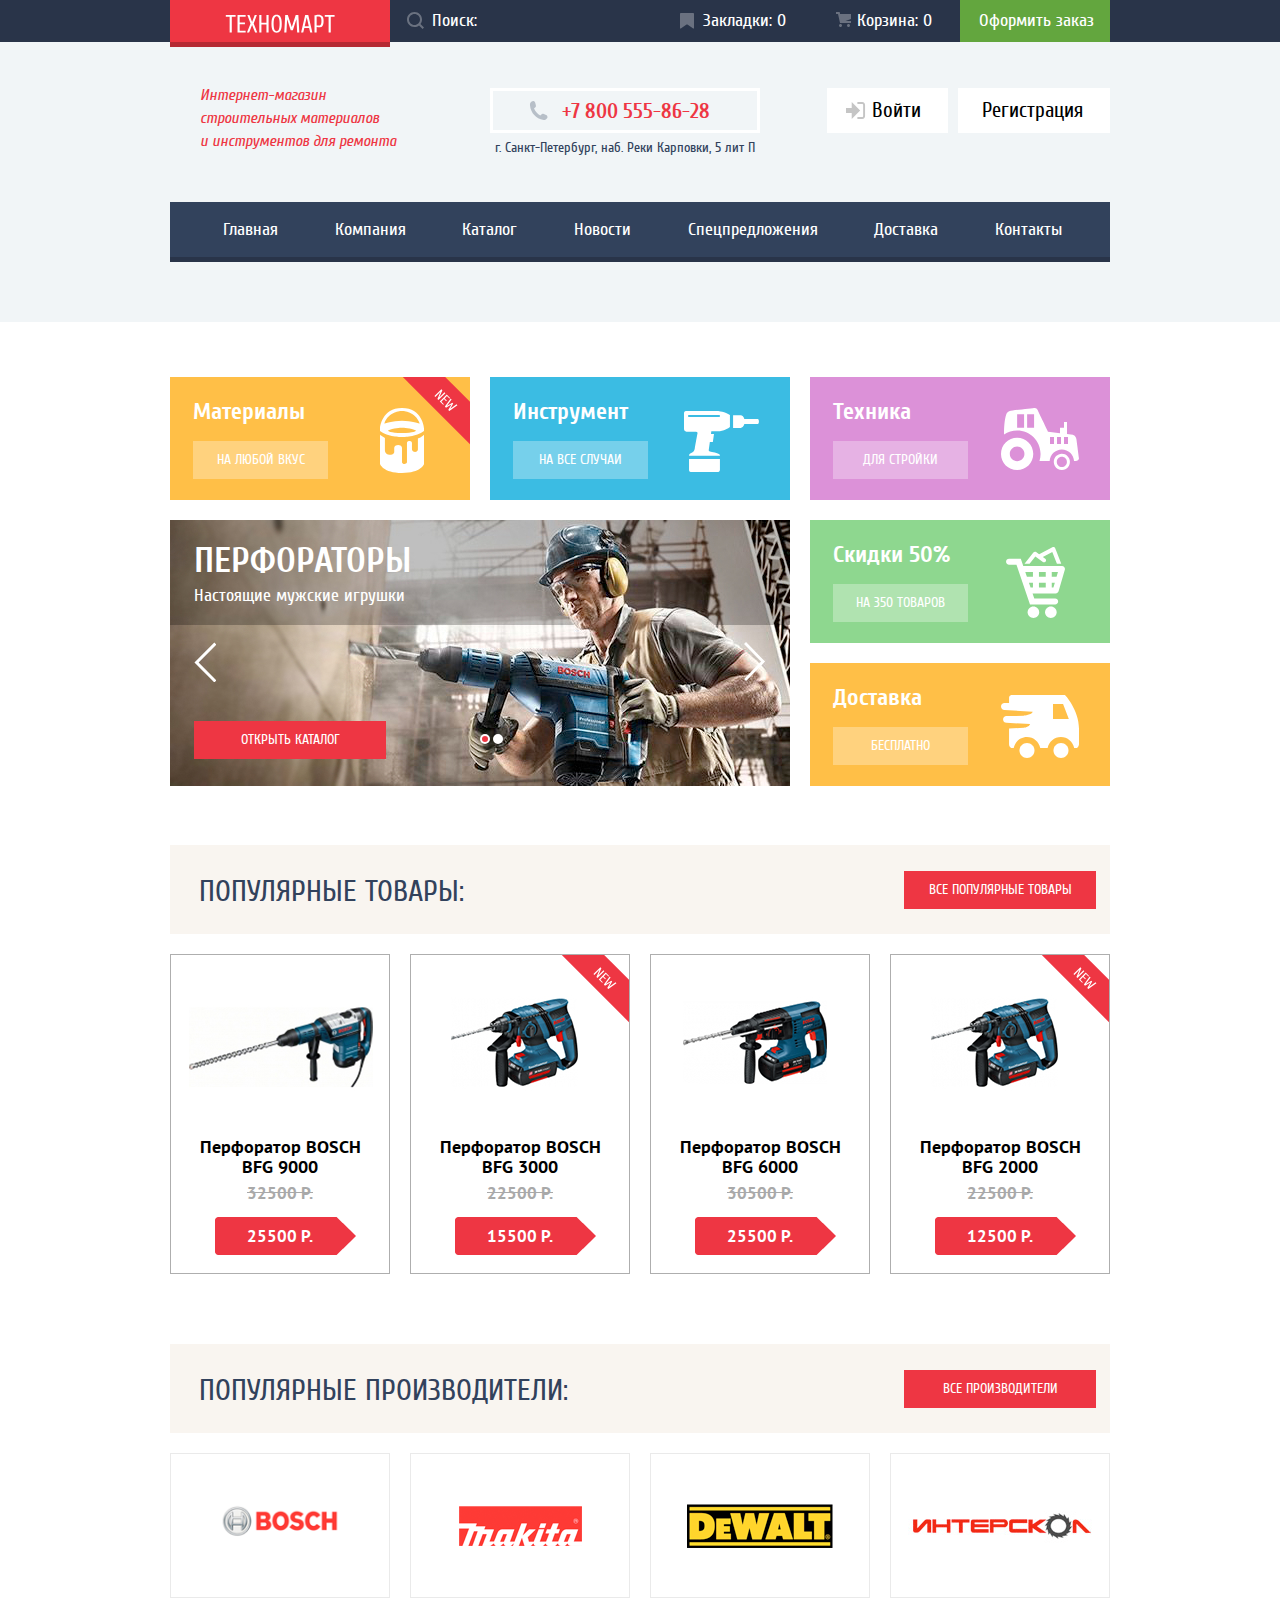
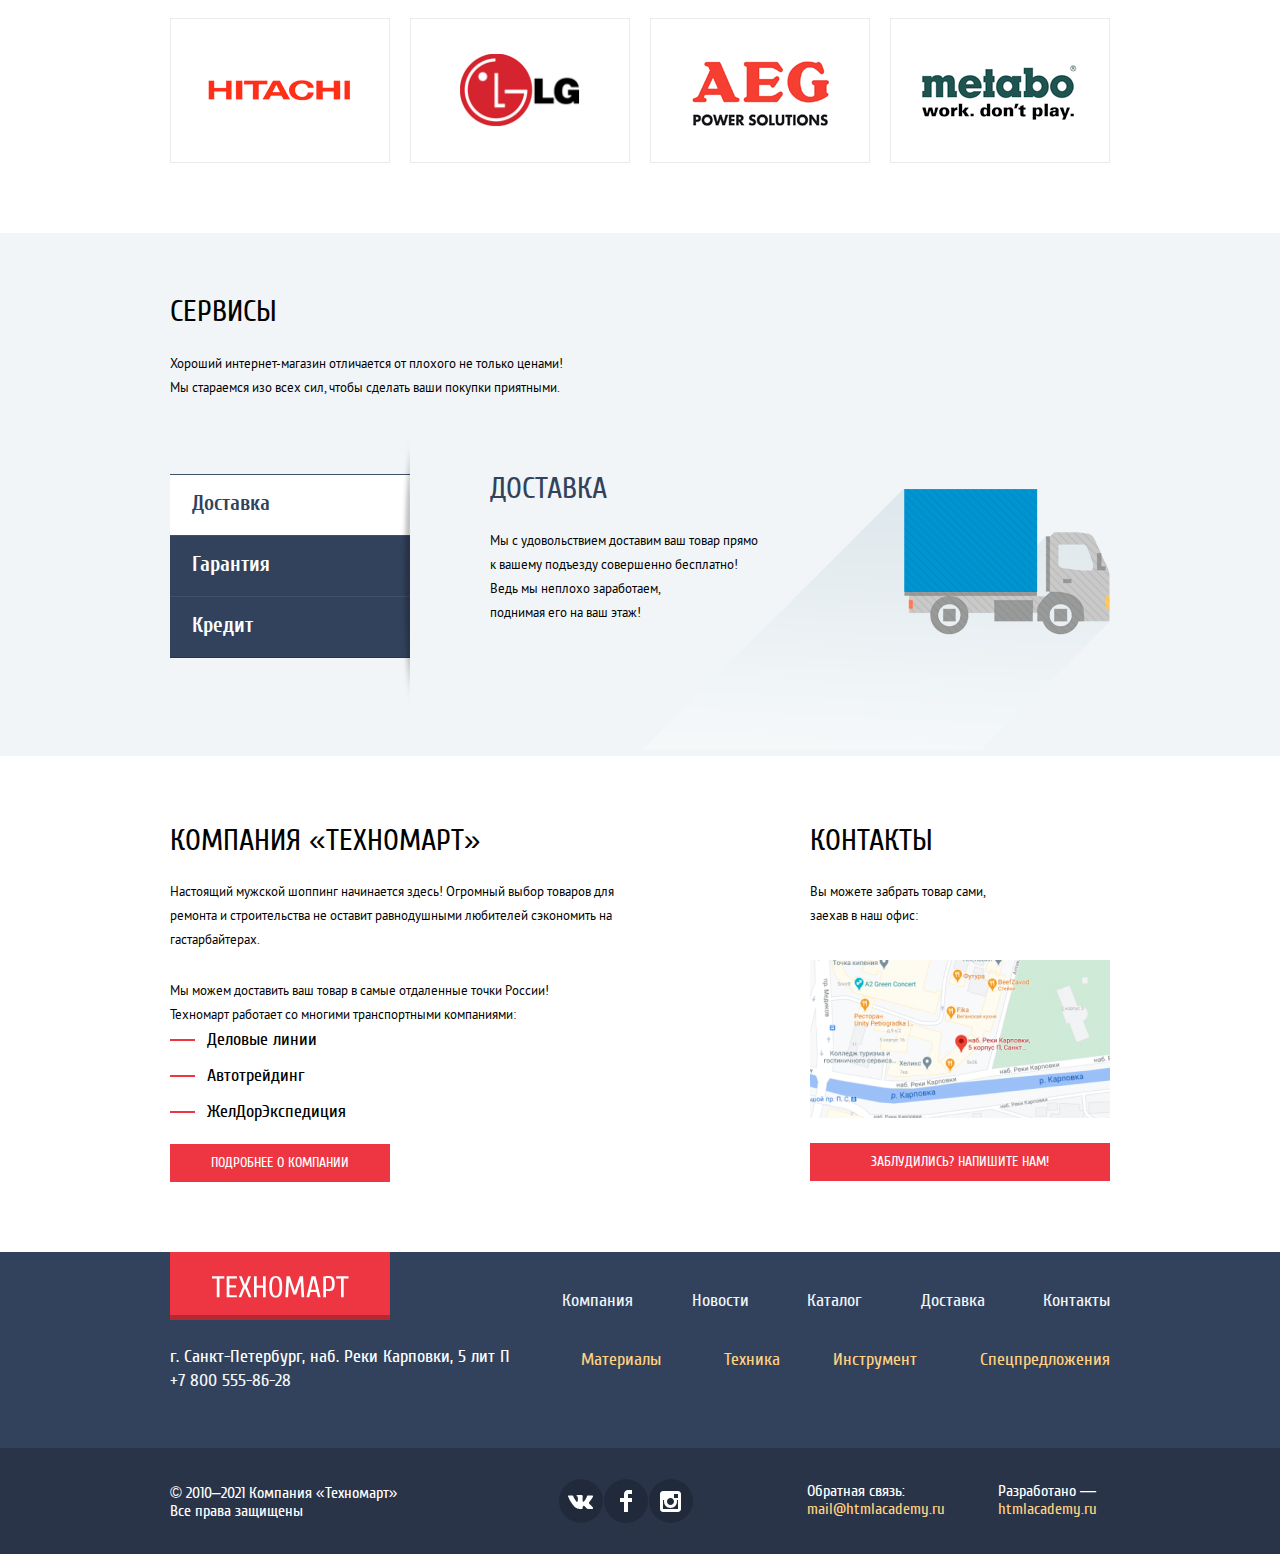
<file: index.html>
<!DOCTYPE html>
<html lang="ru">

<head>
  <meta charset="utf-8">
  <meta http-equiv="X-UA-Compatible" content="IE=edge">
  <meta name="viewport" content="width=device-width, initial-scale=1.0">
  <title>HTML Academy: Техномарт</title>
  <link rel="stylesheet" href="css/normalize.css">
  <link rel="stylesheet" href="css/style.min.css">
  <link rel="icon" href="favicon.ico">
  <link rel="icon" href="favicon/icon.svg" type="image/svg+xml">
</head>

<body>
  <header class="main-header">
    <div class="header-menu-wrapper">
      <div class="header-menu">
        <a class="main-header-logo" href="index.html">
          <img src="img/svg/logo-technomart.svg" width="110" height="30" alt="Логотип компании Техномарт">
        </a>
        <h1 class="visually-hidden">Магазин Техномарт</h1>
        <form class="site-search" action="https://echo.htmlacademy.ru" method="get">
            <input class="search-field" type="search" placeholder="Поиск:">
          <svg class="icon-search" width="17" height="17" viewBox="0 0 17 17" fill="none"
            xmlns="http://www.w3.org/2000/svg">
            <path fill-rule="evenodd" clip-rule="evenodd"
              d="M13.458 12.044L17 15.586L15.586 17L12.044 13.458C10.782 14.421 9.21 15 7.5 15C3.35786 15 0 11.6421 0 7.5C0 3.35786 3.35786 0 7.5 0C11.6421 0 15 3.35786 15 7.5C15.0001 9.14309 14.4581 10.7403 13.458 12.044ZM7.5 2C4.467 2 2 4.467 2 7.5C2.00331 10.5362 4.4638 12.9967 7.5 13C10.532 13 13 10.532 13 7.5C13 4.467 10.532 2 7.5 2Z"
              fill="white" />
          </svg>
        </form>
        <ul class="menu-list">
          <li><a class="bookmark" href="#">Закладки: 0</a></li>
          <li><a class="cart" href="#">Корзина: 0</a></li>
          <li><a class="order" href="#">Оформить заказ</a></li>
        </ul>
      </div>
    </div>
    <div class="stretch-wrapper-bg">
      <div class="header-grid-container container">
        <p class="site-description">Интернет-магазин строительных материалов <br> и инструментов для ремонта</p>
        <div class="block-tel-addres">
          <p class="telephone-number"><a href="tel:+78005558628">+7 800 555-86-28</a></p>
          <p class="header-address">г. Санкт-Петербург, наб. Реки Карповки, 5 лит П</p>
        </div>
        <div class="wrapper-flex">
          <div class="block-login-regestration">
            <a class="login-link" href="#">
              <svg class="icon-login" width="20" height="17" viewBox="0 0 20 17" fill="none"
                xmlns="http://www.w3.org/2000/svg">
                <path d="M14.1667 8.5L5.71429 0V6H0V11H5.71429V17L14.1667 8.5Z" fill="#C5C5C5" />
                <path
                  d="M16.1771 15.01H11.3895V17H16.1771C18.2514 17 19.0381 15.19 19.0619 13.974V3.028C19.0381 1.811 18.2514 0 16.1771 0H11.3895V1.99H16.1771C16.9762 1.99 17.1219 2.671 17.1391 3.047V13.951C17.1229 14.327 16.9762 15.01 16.1771 15.01Z"
                  fill="#C5C5C5" />
              </svg>
              <span>Войти</span>
            </a>
            <a class="registration" href="#">Регистрация</a>
          </div>
        </div>
        <nav class="main-navigation">
          <ul class="site-navigation">
            <li><a href="index.html">Главная</a></li>
            <li><a href="#">Компания</a></li>
            <li><a href="catalog.html">Каталог</a></li>
            <li><a href="#">Новости</a></li>
            <li><a href="#">Спецпредложения</a></li>
            <li><a href="#">Доставка</a></li>
            <li><a href="#">Контакты</a></li>
          </ul>
        </nav>
      </div>
    </div>
  </header>
  <main class="main-page">
    <section class="features container">
      <h2 class="visually-hidden">Что мы предлагаем</h2>
      <ul class="features-list">
        <li class="feature-item feature-item-1 catalog-new">
          <h3>Материалы</h3>
          <a class="feature-btn feature-btn-1 " href="#">на любой вкус</a>
        </li>
        <li class="feature-item feature-item-2">
          <h3>Инструмент</h3>
          <a class="feature-btn feature-btn-2" href="#">на все случаи</a>
        </li>
        <li class="feature-item feature-item-3">
          <h3>Техника</h3>
          <a class="feature-btn feature-btn-3" href="#">для стройки</a>
        </li>
        <li class="feature-item feature-item-4">
          <h3>Скидки 50%</h3>
          <a class="feature-btn feature-btn-4" href="#">На 350 товаров</a>
        </li>
        <li class="feature-item feature-item-5">
          <h3>Доставка</h3>
          <a class="feature-btn feature-btn-5" href="#">Бесплатно</a>
        </li>
        <li>
          <figure class="slider">
            <ul class="slider-list">
              <li class="slider-item slide slide-current">
                <div class="slide-tittle">
                  <h3 class="">Перфораторы</h3>
                  <p class="">Настоящие мужские игрушки</p>
                </div>
                <div class="slide-img">
                  <img class="slider-image" src="img/slider/slider_cart_1.jpg" alt="мужик с перфоратором" width="620"
                    height="266">
                </div>
                <a class="button slider-button" href="#">Открыть каталог</a>
              </li>
              <li class="slider-item slide ">
                <div class="slide-tittle">
                  <h3 class="">Дрели</h3>
                  <p class="">Соседям на радость!</p>
                </div>
                <div class="slide-img">
                  <img class="slider-image" src="img/slider/slider_cart_2.jpg" alt="мужик с перфоратором" width="620"
                    height="266">
                </div>
                <a class="button slider-button" href="#">Открыть каталог</a>
              </li>
            </ul>
            <div class="slider-arrows">
              <a class="slider-button-left" href="#"></a>
              <a class="slider-button-right" href="#"></a>
            </div>
            <div class="slider-controls">
              <button class="current" type="button" aria-label="Первый слайд"></button>
              <button class="" type="button" aria-label="Второй слайд"></button>
            </div>
          </figure>
        </li>
      </ul>
    </section>
    <section class="popular-products container">
      <div class="block-title">
        <h2>Популярные товары:</h2>
        <a class="button" href="#">все популярные товары</a>
      </div>
      <ul class="products-list">
        <li class="product-item">
          <p class="product-item-active">
            <button class="item-button-buy" type="button">Купить</button>
            <button class="item-button-bookmarks " type="button">В Закладки</button>
          </p>
          <p class="item-img">
            <img src="img/catalog/obj_1.jpg" alt="Синий проводной перфоратор с длиным сверлом" width="184"
              height="164">
          </p>
          <a href="">
            <h3><span>Перфоратор BOSCH</span><span>BFG 9000</span></h3>
          </a>
          <p class="item-price">
            <del class="product-price-old ">32500 Р.</del>
            <span class="product-price-new">25500 Р.</span>
          </p>
        </li>
        <li class="product-item catalog-new">
          <p class="product-item-active">
            <button class="item-button-buy" type="button">Купить</button>
            <button class="item-button-bookmarks " type="button">В Закладки</button>
          </p>
          <p class="item-img">
            <img src="img/catalog/obj_2.jpg" alt=" акамуляторный перфоратор черно-синего цвета " width="127"
              height="112">
          </p>
          <a href="#">
            <h3><span>Перфоратор BOSCH</span><span> BFG 3000</span></h3>
          </a>
          <p class="item-price">
            <del class="product-price-old">22500 Р.</del>
            <span class="product-price-new"><ins>15500 Р.</ins></span>
          </p>
        </li>
        <li class="product-item">
          <p class="product-item-active">
            <button class="item-button-buy" type="button">Купить</button>
            <button class="item-button-bookmarks " type="button">В Закладки</button>
          </p>
          <p class="item-img">
            <img src="img/catalog/obj_3.jpg" alt="акамуляторный перфоратор , черно-синего цвета с удобной ручкой"
              width="144" height="128">
          </p>
          <a href="#">
            <h3><span>Перфоратор BOSCH</span><span> BFG 6000</span></h3>
          </a>
          <p class="item-price">
            <del class="product-price-old">30500 Р.</del>
            <span class="product-price-new"><ins>25500 Р.</ins></span>
          </p>
        </li>
        <li class="product-item catalog-new">
          <p class="product-item-active">
            <button class="item-button-buy" type="button">Купить</button>
            <button class="item-button-bookmarks " type="button">В Закладки</button>
          </p>
          <p class="item-img">
            <img src="img/catalog/obj_4.jpg" alt="акамуляторный перфоратор черно-синего цвета" width="127"
              height="112">
          </p>
          <a href="#">
            <h3><span>Перфоратор BOSCH</span><span> BFG 2000</span></h3>
          </a>
          <p class="item-price">
            <del class="product-price-old">22500 Р.</del>
            <span class="product-price-new"><ins>12500 Р.</ins></span>
          </p>
        </li>
      </ul>
    </section>
    <section class="popular-company container">
      <div class="block-title">
        <h2>Популярные Производители:</h2>
        <a class="button" href="#">все производители</a>
      </div>
      <ul class="company-list">
        <li class="company-item"><a href="#"><img src="img/logo-partner/partner.png" alt="логотип компании bosch"
              width="126" height="37"></a></li>
        <li class="company-item"><a href="#"><img src="img/logo-partner/partner-1.png" alt="логотип компании makita"
              width="123" height="40"></a></li>
        <li class="company-item"><a href="#"><img src="img/logo-partner/partner-2.png" alt="логотип компании deWalt"
              width="146" height="44"></a></li>
        <li class="company-item"><a href="#"><img src="img/logo-partner/partner-3.png" alt="логотип компании интерскол"
              width="200" height="76"></a></li>
        <li class="company-item"><a href="#"><img src="img/logo-partner/partner-4.png" alt="логотип компании hitachi"
              width="169" height="31"></a></li>
        <li class="company-item"><a href="#"><img src="img/logo-partner/partner-5.png" alt="логотип компании LG"
              width="121" height="73"></a></li>
        <li class="company-item"><a href="#"><img src="img/logo-partner/partner-6.png" alt="логотип компании AEG"
              width="151" height="98"></a></li>
        <li class="company-item"><a href="#"><img src="img/logo-partner/partner-7.png" alt="логотип компании metabo"
              width="206" height="73"></a></li>
      </ul>
    </section>
    <div class="stretch-wrapper-bg">
      <section class="services container">
        <div class="block-services">
          <h2>Сервисы</h2>
          <p>
            Хороший интернет-магазин отличается от плохого не только ценами!
            Мы стараемся изо всех сил, чтобы сделать ваши покупки приятными.
          </p>
        </div>
        <div class="tabs-slider">

          <div class="tabs">

            <div class="tabs-nav">
              <div class="tab-item is-active" data-tab-name="tab-1">Доставка</div>
              <div class="tab-item " data-tab-name="tab-2">Гарантия</div>
              <div class="tab-item " data-tab-name="tab-3">Кредит</div>
            </div>


            <div class="block-tabs-content">
              <div class="tabs-content content-1 is-active ">
                <div class="tabs-title-paragraf">
                  <h3>Доставка</h3>
                  <p>Мы с удовольствием доставим ваш товар прямо<br>
                    к вашему подъезду совершенно бесплатно! <br>
                    Ведь мы неплохо заработаем, <br>
                    поднимая его на ваш этаж!</p>
                </div>
              </div>
              <div class="tabs-content content-2  ">
                <div class="tabs-title-paragraf">
                  <h3>Гарантия</h3>
                  <p>Если купленный у нас товар поломается или заискрит, а также в случае пожара, спровоцированного его
                    возгоранием, вы всегда можете быть уверены в нашей гарантии. Мы обменяем сгоревший товар на новый.
                    <br>
                    Дом уж восстановите как-нибудь сами.
                  </p>
                </div>
              </div>
              <div class="tabs-content content-3 ">
                <div class="tabs-title-paragraf">
                  <h3>Кредит</h3>
                  <p>Залезть в долговую яму стало проще! <br> Кредитные консультанты придут вам на помощь.</p>
                  <a class="button" href="#">Отправить заявку</a>
                </div>
              </div>
            </div>
          </div>
        </div>
      </section>
    </div>
    <div class="info-contacts container">
      <section class="section-info ">
        <h2>Компания «Техномарт»</h2>
        <ul class="info-list">
          <li class="info-item">
            <p>Настоящий мужской шоппинг начинается здесь! Огромный выбор товаров для ремонта и строительства не оставит
              равнодушными любителей сэкономить на гастарбайтерах.
            </p>
          </li>
          <li class="info-item">
            <p class="info-item-paragraf">Мы можем доставить ваш товар в самые отдаленные точки России!
              Техномарт работает со многими транспортными компаниями:</p>
            <ul class="nested-list">
              <li class="nested-item">Деловые линии</li>
              <li class="nested-item">Автотрейдинг</li>
              <li class="nested-item">ЖелДорЭкспедиция</li>
            </ul>
          </li>
        </ul>
        <a class="button button-info" href="#">Подробнее о компании</a>
      </section>
      <section class="contacts">
        <h2>Контакты</h2>
        <p>Вы можете забрать товар сами,
          заехав в наш офис:</p>
        <div class="map">
          <a href="#">
            <div class="map-img">
              <img src="img/map.jpg" alt="карта" width="300" height="158">
            </div>
          </a>
          <a class="button button-letter" href="#">Заблудились? Напишите нам!</a>
        </div>
      </section>
    </div>
  </main>
  <footer class=" main-footer">
    <div class="container">
      <div class="up-footer-grid">
        <a class="main-footer-logo" href="index.html">
          <img src="img/svg/footer-logo-technomart.svg" width="138" height="23" alt="Логотип компании Техномарт">
        </a>
        <div class="footer-wrapper-addres">
          <p class="footer-address">г. Санкт-Петербург, наб. Реки Карповки, 5 лит П</p>
          <a href="tel:+78005558628" class="footer-telephone">+7 800 555-86-28</a>
        </div>
        <section class="footer-navigation">
          <div class="grid-footer-navigation">
            <h2 class="visually-hidden">Вторичная навигация</h2>
            <ul class="footer-navigation-list">
              <li><a href="#">Компания</a></li>
              <li><a href="#">Новости</a></li>
              <li><a href="catalog.html">Каталог</a></li>
              <li><a href="#">Доставка</a></li>
              <li><a href="#">Контакты</a></li>
            </ul>
            <ul class="footer-feature-list">
              <li><a class="footer-feature-item" href="#">Материалы</a></li>
              <li><a class="footer-feature-item" href="#">Техника</a></li>
              <li><a class="footer-feature-item" href="#">Инструмент</a></li>
              <li><a class="footer-feature-item" href="#">Спецпредложения</a></li>
            </ul>
          </div>
        </section>
      </div>
    </div>
    <div class="down-footer">
      <div class="container">
        <div class="grid-down-footer">
          <p class="footer-copyright">© 2010–2021 Компания «Техномарт» Все права защищены</p>
          <section class="footer-social">
            <h2 class="visually-hidden">Ссылки на соцсети</h2>
            <ul class="social-list">
              <li><a href="#" class="social-button social-button-vk" aria-label="vk"></a></li>
              <li><a href="#" class="social-button social-button-fb" aria-label="facebook"></a></li>
              <li><a href="#" class="social-button social-button-inst" aria-label="instagram"></a></li>
            </ul>
          </section>
          <div class="block-link-feedback">
            <p>Обратная связь: <br>
              <a class="link-feedback" href="#">mail@htmlacademy.ru</a>
            </p>
            <p>Разработано — <br>
              <a class="link-feedback" href="https://htmlacademy.ru/intensive/htmlcss">htmlacademy.ru</a>
            </p>
          </div>
        </div>
      </div>
    </div>
  </footer>
  <section class="modal-letter modal ">
    <h2 class="visually-hidden">Обратная связь</h2>
    <form class="form-letter" action="https://echo.htmlacademy.ru" method="POST">
      <div class="modal-container">
        <div class="form-block-flex">
          <span>
            <label class="label-user-name" for="login-field">Ваше имя:</label>
            <input class="form-user-name" type="text" name="login" id="login-field" placeholder="Имя Фамилия" required>
          </span>
          <span>
            <label class="label-user-email" for="email-field">Ваш e-mail:</label>
            <input class="user-email" type="email" name="email" id="email-field" placeholder="email@example.com"
              required>
          </span>

        </div>
        <div class="block-textarea">
          <label for="area-field">Текст письма:</label>
          <textarea class="field-for-text" name="text" cols="30" rows="10" id="area-field"
            placeholder="В свободной форме"></textarea>
        </div>
      </div>
      <div class="form-button-wrapper">
        <div class="modal-container">
          <input class="button button-form-letter" type="submit">
        </div>
      </div>
    </form>
    <button class="button-close" type="button" aria-label="Закрыть"></button>
  </section>
  <section class="modal modal-map">
    <h2 class="visually-hidden">Как до нас добраться</h2>
    <div class="modal-map-img">
      <!-- <img src="img/big_map_img.png"  width=""  height=""  alt="карта, как до нас добраться"> -->
      <iframe
        src="https://www.google.com/maps/embed?pb=!1m16!1m12!1m3!1d2516.039253990635!2d30.316517164698887!3d59.96562760548713!2m3!1f0!2f0!3f0!3m2!1i1024!2i768!4f13.1!2m1!1z0LPRg9Cz0Lsg0LrQsNGA0YLQsCDQsy4g0KHQsNC90LrRgi3Qn9C10YLQtdGA0LHRg9GA0LMsINC90LDQsS4g0KDQtdC60Lgg0JrQsNGA0L_QvtCy0LrQuCwgNSDQu9C40YI!5e0!3m2!1sru!2sua!4v1625850838315!5m2!1sru!2sua"
        width="943" height="450" style="border:0;" allowfullscreen="" loading="lazy"></iframe>
    </div>
    <button class=" button-close-map" type="button" aria-label="Закрыть"></button>
  </section>
  <script src="js/main.min.js"></script>
</body>

</html>
</file>
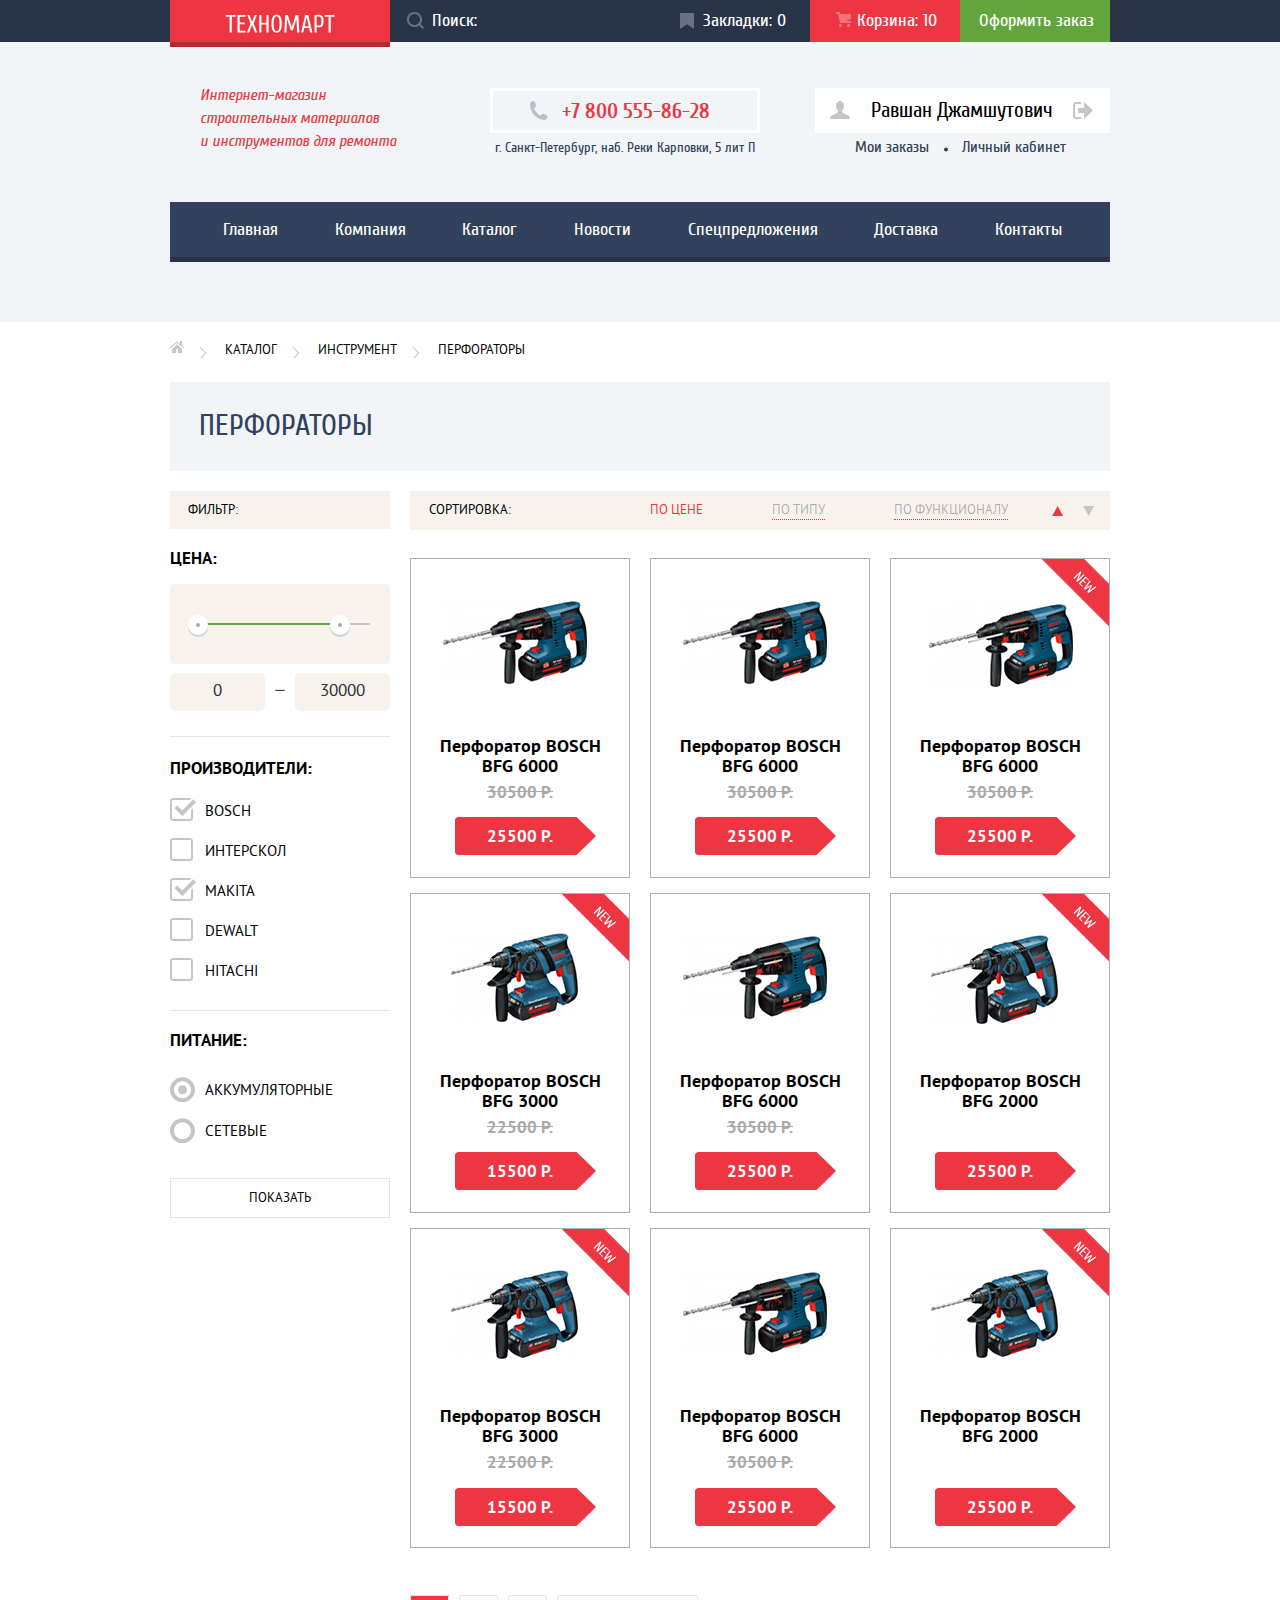
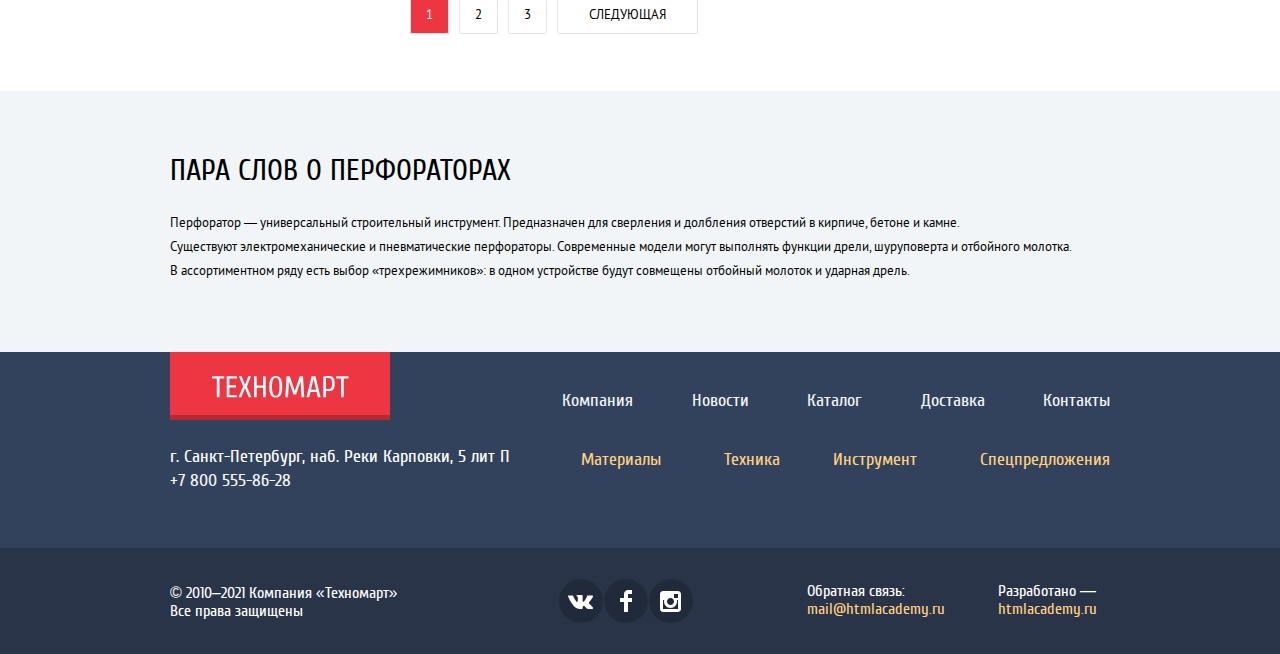
<file: catalog.html>
<!DOCTYPE html>
<html lang="en">

<head>
  <meta charset="UTF-8">
  <meta http-equiv="X-UA-Compatible" content="IE=edge">
  <meta name="viewport" content="width=device-width, initial-scale=1.0">
  <title>Каталог</title>
  <link rel="stylesheet" href="css/normalize.css">
  <link rel="stylesheet" href="css/style.min.css">
  <link rel="icon" href="favicon.ico">
  <link rel="icon" href="favicon/icon.svg" type="image/svg+xml">
</head>

<body>
  <header class="main-header">
    <div class="header-menu-wrapper">
      <div class="header-menu catalog-header-menu">
        <a class="main-header-logo" href="index.html">
          <img src="img/svg/logo-technomart.svg" width="110" height="30" alt="Логотип компании Техномарт"></a>
        <h1 class="visually-hidden">Магазин Техномарт</h1>
        <form class="site-search" action="https://echo.htmlacademy.ru" method="get">
          <input class="search-field" type="search" placeholder="Поиск:">
          <svg class="icon-search" width="17" height="17" viewBox="0 0 17 17" fill="none"
            xmlns="http://www.w3.org/2000/svg">
            <path fill-rule="evenodd" clip-rule="evenodd"
              d="M13.458 12.044L17 15.586L15.586 17L12.044 13.458C10.782 14.421 9.21 15 7.5 15C3.35786 15 0 11.6421 0 7.5C0 3.35786 3.35786 0 7.5 0C11.6421 0 15 3.35786 15 7.5C15.0001 9.14309 14.4581 10.7403 13.458 12.044ZM7.5 2C4.467 2 2 4.467 2 7.5C2.00331 10.5362 4.4638 12.9967 7.5 13C10.532 13 13 10.532 13 7.5C13 4.467 10.532 2 7.5 2Z"
              fill="white" />
          </svg>
        </form>
        <ul class="menu-list">
          <li><a class="bookmark" href="#">Закладки: 0</a></li>
          <li><a class="cart" href="#">Корзина: 10</a></li>
          <li><a class="order" href="#">Оформить заказ</a></li>
        </ul>
      </div>
    </div>
    <div class="stretch-wrapper-bg">
      <div class="header-grid-container container">
        <p class="site-description">Интернет-магазин <br> строительных материалов <br> и инструментов для ремонта</p>
        <div class="block-tel-addres">
          <p class="telephone-number"><a href="tel:+78005558628">+7 800 555-86-28</a></p>
          <p class="header-address">г. Санкт-Петербург, наб. Реки Карповки, 5 лит П</p>
        </div>
        <div class="wrapper-flex">
          <div class="block-user">
            <span class="user-name">
              <a href="#" aria-label="пользователь">
                <span class="name-user">Равшан Джамшутович</span>
                <svg class="icon-user" width="20" height="18" viewBox="0 0 20 18" fill="none"
                  xmlns="http://www.w3.org/2000/svg">
                  <path
                    d="M17.881 14.166C15.737 13.431 13.625 12.5 12.674 11.776C12.017 11.275 11.904 10.158 12.157 9.361C13.275 8.458 14.021 6.884 14.021 5.083C14.021 2.276 12.221 0 10 0C7.77902 0 5.97901 2.276 5.97901 5.083C5.97901 6.884 6.72501 8.457 7.84201 9.36C8.09501 10.158 7.98302 11.275 7.32502 11.776C6.37502 12.5 4.26201 13.43 2.11801 14.166C-0.0259852 14.902 1.48343e-05 18 1.48343e-05 18H20C20 18 20.025 14.901 17.881 14.166Z"
                    fill="#C5C5C5" />
                </svg>
              </a>
              <a href="#" aria-label="выход">
                <svg class="icon-login-logout" width="20" height="17" viewBox="0 0 20 17" fill="none"
                  xmlns="http://www.w3.org/2000/svg">
                  <path d="M20 8.5L11.125 0V6H5.125V11H11.125V17L20 8.5Z" fill="#C5C5C5" />
                  <path
                    d="M2.10604 13.952V3.048C2.12404 2.672 2.27704 1.991 3.11604 1.991H8.14304V0H3.11604C0.938036 0 0.112036 1.81 0.0870361 3.027V13.973C0.112036 15.189 0.938036 17 3.11604 17H8.14304V15.01H3.11604C2.27704 15.01 2.12404 14.327 2.10604 13.952Z"
                    fill="#C5C5C5" />
                </svg>
              </a>
            </span>
            <ul class="private-user">
              <li>
                <a class="private-user-order" href="#">Мои заказы</a>
              </li>
              <li>
                <a class="private-user-cabinet" href="#">Личный кабинет</a>
              </li>
            </ul>
          </div>
        </div>
        <nav class="main-navigation">
          <ul class="site-navigation">
            <li><a href="index.html">Главная</a></li>
            <li><a href="#">Компания</a></li>
            <li><a href="catalog.html">Каталог</a></li>
            <li><a href="#">Новости</a></li>
            <li><a href="#">Спецпредложения</a></li>
            <li><a href="#">Доставка</a></li>
            <li><a href="#">Контакты</a></li>
          </ul>
        </nav>
      </div>
    </div>
  </header>
  <main class="catalog main-catalog">
    <div class="container catalog-container">
      <ul class="breadcrumbs">
        <li>
          <a href="index.html" aria-label="главная страница">
            <svg width="14" height="12" viewBox="0 0 14 12" fill="none" xmlns="http://www.w3.org/2000/svg">
              <path d="M2 7.99999V12H6V7.99999H8V12H12V7.99999L7 3.51599L2 7.99999Z" fill="#C1C6CE" />
              <path
                d="M13.831 6.365L12 4.751V0H10V2.987L7.33201 0.635C7.31201 0.618 7.28901 0.612 7.26801 0.598C7.24297 0.579705 7.21617 0.56396 7.18801 0.551C7.15711 0.540195 7.12532 0.532163 7.09301 0.527C7.06201 0.521 7.03201 0.515 7.00001 0.515C6.96901 0.515 6.93901 0.521 6.90801 0.527C6.87554 0.531919 6.84369 0.5403 6.81301 0.552C6.78501 0.563 6.76001 0.581 6.73301 0.598C6.71201 0.612 6.68801 0.618 6.66901 0.635L0.171006 6.365C0.0162706 6.50291 -0.0375648 6.72187 0.0355779 6.9158C0.108721 7.10974 0.293738 7.23862 0.501006 7.24C0.622937 7.24035 0.740742 7.19586 0.832006 7.115L7.00001 1.677L13.169 7.115C13.3778 7.27913 13.6784 7.25178 13.8542 7.05265C14.03 6.85352 14.0198 6.55183 13.831 6.365Z"
                fill="#C1C6CE" />
            </svg>
          </a>
        </li>
        <li><a href="#">Каталог</a></li>
        <li><a href="#">Инструмент</a></li>
        <li><a>Перфораторы</a></li>
      </ul>
      <div class="block-title">
        <h1 class="page-title">Перфораторы</h1>
      </div>
      <div class="filter-catalog-container">
        <section class="filter">
          <h2>Фильтр:</h2>
          <form class="filter-form" action="https://echo.htmlacademy.ru" method="POST">
            <fieldset class="filter-item">
              <legend>Цена:</legend>
              <div class="range-filter">
                <div class="range-controls">
                  <div class="scale">
                    <div class="bar"></div>
                  </div>
                  <div class="toggle toggle-min" aria-label="ручка мин"></div>
                  <div class="toggle toggle-max" aria-label="ручка макс"></div>
                </div>
                <div class="price-controls">
                  <label class="min-price">
                    <input class="min-price-field" type="number" name="min-price" value="0">
                  </label>
                  <label class="max-price">
                    <input class="max-price-field" type="number" name="max-price" value="30000">
                  </label>
                </div>
              </div>
            </fieldset>
            <fieldset class="filter-company">
              <legend>Производители:</legend>
              <ul class="filter-company-list">
                <li class="filter-company-item">
                  <input class="visually-hidden filter-input-checkbox" type="checkbox" checked name="bosch"
                    id="filter-bosch">
                  <label for="filter-bosch">Bosch</label>
                </li>
                <li class="filter-company-item">
                  <input class="visually-hidden filter-input-checkbox" type="checkbox" name="interskol"
                    id="filter-interskol">
                  <label for="filter-interskol">Интерскол</label>
                </li>
                <li class="filter-company-item">
                  <input class="visually-hidden filter-input-checkbox" type="checkbox" checked name="makita"
                    id="filter-makita">
                  <label for="filter-makita">Makita</label>
                </li>
                <li class="filter-company-item">
                  <input class="visually-hidden filter-input-checkbox" type="checkbox" name="dewalt" id="filter-dewalt">
                  <label for="filter-dewalt">Dewalt</label>
                </li>
                <li class="filter-company-item">
                  <input class="visually-hidden filter-input-checkbox" type="checkbox" name="hitachi"
                    id="filter-hitachi">
                  <label for="filter-hitachi">Hitachi</label>
                </li>
              </ul>
            </fieldset>
            <fieldset class="power">
              <legend>Питание:</legend>
              <ul class="filter-power-list">
                <li class="filter-power-item">
                  <input class="visually-hidden filter-input-radio" type="radio" checked id="filter-battery"
                    name="power" value="battery">
                  <label for="filter-battery">Аккумуляторные</label>
                </li>
                <li class="filter-power-item">
                  <input class="visually-hidden filter-input-radio" type="radio" id="filter-network" name="power"
                    value="mains-supply">
                  <label for="filter-network">Сетевые</label>
                </li>
              </ul>
            </fieldset>
            <button class="filter-submit-btn" type="submit">Показать</button>
          </form>
        </section>
        <section class="catalog">
          <h2 class="visually-hidden">Каталог товаров</h2>
          <div class="block-sort">
            <h3 class="catalog-title-sort">Сортировка:</h3>
            <ul class="catalog-filter">
              <li><a class="sort-current" href="#">По цене</a></li>
              <li><a href="#">По типу</a></li>
              <li><a href="#">По функционалу</a></li>
            </ul>
            <ul class="catalog-sort">
              <li>
                <a class="sort-up is-active" href="#" aria-label="сортировка вверх">
                  <svg width="12" height="10" viewBox="0 0 12 10" fill="none" xmlns="http://www.w3.org/2000/svg">
                    <path d="M5.66241 0L11.1624 10L0.162415 10" fill="#C5C5C5" />
                  </svg>
                </a>
              </li>
              <li>
                <a class="sort-down" href="#" aria-label="сортировка вниз">
                  <svg width="12" height="10" viewBox="0 0 12 10" fill="none" xmlns="http://www.w3.org/2000/svg">
                    <path d="M5.66241 10L0.162415 0H11.1624" fill="#C5C5C5" />
                  </svg>
                </a>
              </li>
            </ul>
          </div>
          <ul class="products-list">
            <li class="product-item">
              <p class="product-item-active">
                <button class="item-button-buy" type="button">Купить</button>
                <button class="item-button-bookmarks " type="button">В Закладки</button>
              </p>
              <p class="item-img">
                <img src="img/catalog/obj_5.jpg" alt="черно-синий акамуляторный перфоратор" width="144" height="128">
              </p>
              <a href="#">
                <h3><span>Перфоратор BOSCH</span><span> BFG 6000</span></h3>
              </a>
              <p class="item-price">
                <del class="product-price-old">30500 Р.</del>
                <span class="product-price-new"><ins>25500 Р.</ins></span>
              </p>
            </li>
            <li class="product-item">
              <p class="product-item-active">
                <button class="item-button-buy" type="button">Купить</button>
                <button class="item-button-bookmarks " type="button">В Закладки</button>
              </p>
              <p class="item-img">
                <img src="img/catalog/obj_6.jpg" alt="перфоратор на акамуляторе" width="144" height="128">
              </p>
              <a href="#">
                <h3><span>Перфоратор BOSCH </span><span>BFG 6000</span></h3>
              </a>
              <p class="item-price">
                <del class="product-price-old">30500 Р.</del>
                <span class="product-price-new"><ins>25500 Р.</ins></span>
              </p>

            </li>
            <li class="product-item catalog-new">
              <p class="product-item-active">
                <button class="item-button-buy" type="button">Купить</button>
                <button class="item-button-bookmarks " type="button">В Закладки</button>
              </p>
              <p class="item-img">
                <img src="img/catalog/obj_5.jpg" alt="черно-синий акамуляторный перфоратор" width="144" height="128">
              </p>
              <a href="">
                <h3><span>Перфоратор BOSCH</span><span> BFG 6000</span></h3>
              </a>
              <p class="item-price">
                <del class="product-price-old">30500 Р.</del>
                <span class="product-price-new"><ins>25500 Р.</ins></span>
              </p>
            </li>
            <li class="product-item catalog-new">
              <p class="product-item-active">
                <button class="item-button-buy" type="button">Купить</button>
                <button class="item-button-bookmarks " type="button">В Закладки</button>
              </p>
              <p class="item-img">
                <img src="img/catalog/obj_7.jpg" alt="черно-синий акамуляторный перфоратор" width="127" height="112">
              </p>
              <a href="#">
                <h3><span>Перфоратор BOSCH</span> <span> BFG 3000</span></h3>
              </a>
              <p class="item-price">
                <del class="product-price-old">22500 Р.</del>
                <span class="product-price-new"><ins>15500 Р.</ins></span>
              </p>
            </li>
            <li class="product-item ">
              <p class="product-item-active">
                <button class="item-button-buy" type="button">Купить</button>
                <button class="item-button-bookmarks " type="button">В Закладки</button>
              </p>
              <p class="item-img">
                <img src="img/catalog/obj_8.jpg" alt="черно-синий акамуляторный перфоратор" width="144" height="128">
              </p>
              <a href="#">
                <h3><span>Перфоратор BOSCH </span><span>BFG 6000</span></h3>
              </a>
              <p class="item-price">
                <del class="product-price-old">30500 Р.</del>
                <span class="product-price-new"><ins>25500 Р.</ins></span>
              </p>
            </li>
            <li class="product-item catalog-new">
              <p class="product-item-active">
                <button class="item-button-buy" type="button">Купить</button>
                <button class="item-button-bookmarks " type="button">В Закладки</button>
              </p>
              <p class="item-img">
                <img src="img/catalog/obj_9.jpg" alt="акамуляторный перфоратор черно-синего цвета " width="127"
                  height="112">
              </p>
              <a href="#">
                <h3><span>Перфоратор BOSCH</span> <span> BFG 2000</span></h3>
              </a>
              <p class="item-price">
                <del class="product-price-old not-price ">.</del>
                <span class="product-price-new">25500 Р.</span>
              </p>
            </li>
            <li class="product-item catalog-new">
              <p class="product-item-active">
                <button class="item-button-buy" type="button">Купить</button>
                <button class="item-button-bookmarks " type="button">В Закладки</button>
              </p>
              <p class="item-img">
                <img src="img/catalog/obj_10.jpg" alt="акамуляторный перфоратор черно-синего цвета " width="127"
                  height="112">
              </p>
              <a href="#">
                <h3><span>Перфоратор BOSCH</span> <span> BFG 3000</span></h3>
              </a>
              <p class="item-price">
                <del class="product-price-old">22500 Р.</del>
                <span class="product-price-new"><ins>15500 Р.</ins></span>
              </p>
            </li>
            <li class="product-item">
              <p class="product-item-active">
                <button class="item-button-buy" type="button">Купить</button>
                <button class="item-button-bookmarks " type="button">В Закладки</button>
              </p>
              <p class="item-img">
                <img src="img/catalog/obj_11.jpg" alt="акамуляторный перфоратор черно-синего цвета " width="144"
                  height="128">
              </p>
              <a href="#">
                <h3><span>Перфоратор BOSCH</span> <span>BFG 6000</span> </h3>
              </a>
              <p class="item-price">
                <del class="product-price-old">30500 Р.</del>
                <span class="product-price-new"><ins>25500 Р.</ins></span>
              </p>
            </li>
            <li class="product-item catalog-new">
              <p class="product-item-active">
                <button class="item-button-buy" type="button">Купить</button>
                <button class="item-button-bookmarks " type="button">В Закладки</button>
              </p>
              <p class="item-img">
                <img src="img/catalog/obj_12.jpg" alt="акамуляторный перфоратор черно-синего цвета " width="127"
                  height="112">
              </p>
              <a href="#">
                <h3><span>Перфоратор BOSCH</span> <span>BFG 2000</span> </h3>
              </a>
              <p class="item-price">
                <del class="product-price-old not-price">.</del>
                <span class="product-price-new">25500 Р.</span>
              </p>
            </li>
          </ul>
          <ul class="pagination">
            <li><a class="pagination-active">1</a></li>
            <li><a href="#">2</a></li>
            <li><a href="#">3</a></li>
            <li><a href="#">Следующая</a></li>
          </ul>
        </section>
      </div>
    </div>
    <section class="catalog-info">
      <div class="container">
        <div class="catalog-info-wrapper">
          <h2 class="catalog-info-title">Пара Слов о перфораторах</h2>
          <p class="catalog-info-paragraf">Перфоратор — универсальный строительный инструмент. Предназначен для
            сверления и долбления отверстий в
            кирпиче,
            бетоне и камне. <br>
            Существуют электромеханические и пневматические перфораторы. Современные модели могут выполнять функции
            дрели,
            шуруповерта и отбойного молотка.
            В ассортиментном ряду есть выбор «трехрежимников»: в одном устройстве будут совмещены отбойный молоток и
            ударная
            дрель.</p>
        </div>
      </div>
    </section>
  </main>

  <footer class=" main-footer">
    <div class="container">
      <div class="up-footer-grid">
        <a class="main-footer-logo" href="index.html">
          <img src="img/svg/footer-logo-technomart.svg" width="138" height="23" alt="Логотип компании Техномарт">
        </a>
        <div class="footer-wrapper-addres">
          <p class="footer-address">г. Санкт-Петербург, наб. Реки Карповки, 5 лит П</p>
          <a href="tel:+78005558628" class="footer-telephone">+7 800 555-86-28</a>
        </div>
        <section class="footer-navigation">
          <div class="grid-footer-navigation">
            <h2 class="visually-hidden">Вторичная навигация</h2>
            <ul class="footer-navigation-list">
              <li><a href="#">Компания</a></li>
              <li><a href="#">Новости</a></li>
              <li><a href="catalog.html">Каталог</a></li>
              <li><a href="#">Доставка</a></li>
              <li><a href="#">Контакты</a></li>
            </ul>
            <ul class="footer-feature-list">
              <li><a href="#">Материалы</a></li>
              <li><a href="#">Техника</a></li>
              <li><a href="#">Инструмент</a></li>
              <li><a href="#">Спецпредложения</a></li>
            </ul>
          </div>
        </section>
      </div>
    </div>
    <div class="down-footer">
      <div class="container">
        <div class="grid-down-footer">
          <p class="footer-copyright">© 2010–2021 Компания «Техномарт» Все права защищены</p>
          <section class="footer-social">
            <h2 class="visually-hidden">Ссылки на соцсети</h2>
            <ul class="social-list">
              <li><a href="#" class="social-button social-button-vk" aria-label="vk"></a></li>
              <li><a href="#" class="social-button social-button-fb" aria-label="facebook"></a></li>
              <li><a href="#" class="social-button social-button-inst" aria-label="instagram"></a></li>
            </ul>
          </section>
          <div class="block-link-feedback">
            <p>Обратная связь: <br>
              <a class="link-feedback" href="#">mail@htmlacademy.ru</a>
            </p>
            <p>Разработано — <br>
              <a class="link-feedback" href="https://htmlacademy.ru/intensive/htmlcss">htmlacademy.ru</a>
            </p>
          </div>
        </div>
      </div>
    </div>
  </footer>
  <section class="modal modal-add-cart ">
    <h2 class="visually-hidden">Добавление товара в корзину</h2>
    <h3 class="modal-description">Товар добавлен в корзину!</h3>
    <div class="form-button-wrapper">
      <div class="modal-container">
        <a class="button" href="#">Оформить заказ</a>
        <a class="button white-button" href="#">Продолжить покупки</a><br>
      </div>
    </div>

    <button class="button-close" type="button" aria-label="Закрыть"></button>
  </section>
  <script src="js/main.min.js"></script>
</body>

</html>
</file>
<file: css/style.min.css>
@font-face{font-family:"Cuprum";src:url(../fonts/cuprum.woff2) format("woff2");src:url(../fonts/cuprum.woff) format("woff");font-weight:400;font-style:normal}@font-face{font-family:"Cuprum";src:url(../fonts/cuprumbold.woff2) format("woff2");src:url(../fonts/cuprumbold.woff) format("woff");font-weight:700;font-style:normal}@font-face{font-family:"Cuprum";src:url(../fonts/cuprumbolditalic.woff2) format("woff2");src:url(../fonts/cuprumbolditalic.woff) format("woff");font-weight:700;font-style:italic}@font-face{font-family:"Cuprum";src:url(../fonts/cuprumitalic.woff2) format("woff2");src:url(../fonts/cuprumitalic.woff) format("woff");font-weight:400;font-style:italic}@font-face{font-family:"PT Sans";src:url(../fonts/ptsans.woff2) format("woff2");src:url(../fonts/ptsans.woff) format("woff");font-weight:400;font-style:normal}@font-face{font-family:"PT Sans";src:url(../fonts/ptsansbold.woff2) format("woff2");src:url(../fonts/ptsansbold.woff) format("woff");font-weight:700;font-style:normal}:root{--basic-red:#ee3643;--basic-green:#63a63e;--basic-grey:#3d546f;--basic-greylight:#c5c5c5;--basic-background:#f1f5f7;--white:#fff;--special-yellow:#ffbf47;--special-blue:#3bbce3;--special-lilac:#dc91d8;--special-greenlight:#8ed78f;--special-yellowlight:#ffd180;--success:#5fbb2d;--warning:#aaa;--error:#ba2732;--lightgrey:#eaeaea;--black:#000;--basic-extra-darkgrey:#293449;--basic-darkgrey:#32425c;--another-lightgrey:#a9a9a9;--white-2:#f3f7f9;--white-3:#f1f5f7;--white-4:rgba(255,255,255,0.3);--black-opacity:rgba(0,0,0,0.3);--basic-greenlight:#518534;--pagination-border:#e5e5e5;--grey-for-h2:#f9f5f0;--grey-2:#f7f3ec}html{height:100%}body{min-width:960px;margin:0;padding:0;font-family:"Cuprum",Arial,sans-serif;font-size:13px;line-height:24px;font-weight:400;background-color:var(--white);color:var(--black);min-height:100%;display:grid;grid-template-rows:min-content 1fr min-content;align-content:start}a{text-decoration:none}img{max-width:100%;height:auto}ul{list-style:none;margin:0;padding:0}input::-webkit-search-decoration,input::-webkit-search-cancel-button,input::-webkit-search-results-button,input::-webkit-search-results-decoration{display:none}input::placeholder{color:var(--white)}figure{margin:0;padding:0}ins{text-decoration:none}.header-menu-wrapper{background-color:var(--basic-extra-darkgrey)}.header-menu{width:940px;height:42px;margin:0 auto;background-color:var(--basic-extra-darkgrey);display:grid;grid-template-columns:220px 270px 1fr;grid-template-rows:min-content;position:relative}.main-header-logo{display:block;background-color:var(--basic-red);box-shadow:inset 0 -5px 0 rgba(0,0,0,0.24);width:220px;height:47px;display:flex}.main-header-logo img{margin:auto}.stretch-wrapper-bg{background-color:var(--basic-background)}.site-search{position:relative;width:270px}.site-search .search-field{font-family:"Cuprum",Arial,sans-serif;font-style:normal;font-weight:400;font-size:18px;line-height:24px;padding:9px 9px 9px 42px;border:none;outline:none;width:100%;background:#293449;color:#000}.icon-search{position:absolute;top:12px;left:17px;width:17px;height:17px;opacity:.3}.site-search:hover .icon-search{opacity:1}.search-field:focus{background:var(--white)}.search-field:focus ~ .icon-search path{fill:var(--basic-red)}.header-grid-container{display:grid;grid-template-columns:1fr 1fr 1fr}.site-description{width:197px;margin:0;font-size:16px;line-height:23px;font-style:italic;color:var(--basic-red);grid-column:1/2;grid-row:1/2;padding:42px 30px 45px;align-content:center;justify-self:start}.menu-list{background-color:var(--basic-extra-darkgrey);display:flex;justify-content:space-between;align-items:center;height:42px}.menu-list li{width:150px}.menu-list .bookmark{position:relative;font-size:18px;line-height:24px;color:var(--white);padding:9px 24px 9px 43px}.menu-list .bookmark::before{content:"";position:absolute;top:12px;left:20px;width:14px;height:16px;background:url(../img/svg/icon-bookmark.svg) no-repeat;align-self:center;opacity:.3}.menu-list .bookmark:hover::before{opacity:1}.menu-list .cart{display:block;box-sizing:border-box;position:relative;font-size:18px;color:var(--white);padding:9px 23px 9px 47px;box-sizing:border-box}.catalog-header-menu .cart{background:#ee3643}.menu-list .cart::before{content:"";position:absolute;top:12px;left:26px;width:15px;height:15px;background:url(../img/svg/icon-cart.svg) no-repeat;align-self:center;opacity:.3}.menu-list .cart:hover::before{opacity:1}.menu-list .order{font-size:18px;color:var(--white);background-color:var(--basic-green);padding:9px 16px 9px 19px;display:block}.bookmark:active,.cart:active,.order:active{color:var(--white);opacity:.5}.block-tel-addres{grid-column:2/3;grid-row:1/2;justify-self:center;padding-top:46px;text-align:center;margin-right:30px}.telephone-number{width:270px;height:45px;margin:0;margin-bottom:3px;text-align:center;position:relative;border:3px solid var(--white);box-sizing:border-box}.telephone-number a{display:flex;justify-content:flex-end;align-items:center;font-size:21px;font-weight:700;line-height:30px;color:var(--basic-red);grid-column:1/2;grid-row:1/2;height:45px;padding-right:47px;margin-top:-3px}.telephone-number a::before{content:"";width:19px;height:19px;background:url(../img/svg/icon-phone.svg) no-repeat center;position:absolute;top:10px;left:36.5px}.header-address{font-size:14px;color:var(--basic-darkgrey);margin:0}.block-login-regestration{display:flex;justify-content:flex-end;align-items:center;margin-top:46px}.login-link,.registration{font-size:21px;line-height:21px;color:var(--black);background-color:var(--white);padding:12px 27px 12px 24px;margin-left:10px}.login-link{padding:12px 27px 12px 45px;position:relative}.icon-login{position:absolute;top:14px;left:19px;width:20px;height:17px}.login-link:hover,.registration:hover{color:var(--basic-red)}.login-link:hover path{fill:var(--basic-grey)}.login-link:active path{fill:var(--basic-greylight)}.login-link:active,.registration:active{color:var(--basic-greylight)}.block-user{display:flex;flex-direction:column;justify-content:flex-end;align-items:flex-end;margin-top:46px}.user-name{font-size:21px;line-height:21px;color:var(--black);cursor:pointer;background-color:var(--white);padding:12px 57px 12px 56px;border:none;position:relative}.user-name a{color:var(--black)}.user-name a:active{color:#c5c5c5}.name-user:hover ~ .icon-user path{fill:#3d546f}.icon-user{position:absolute;width:20px;height:18px;top:13px;left:15px}.icon-login-logout{position:absolute;width:20px;height:17px;top:14px;right:17px}.icon-user:hover path{fill:var(--basic-grey)}.icon-login-logout:hover path{fill:var(--basic-grey)}.icon-user:active path{fill:var(--basic-greylight)}.icon-login-logout:active path{fill:var(--basic-greylight)}.user-name:active{color:var(--basic-greylight)}.private-user{display:flex;margin-top:3px;width:100%;justify-content:space-around}.private-user .private-user-order{margin-left:42px;position:relative}.private-user-order::after{content:"";position:absolute;width:7px;height:7px;top:8px;left:88px;background:url(../img/svg/min_circle.svg) no-repeat center}.private-user .private-user-cabinet{margin-right:28px}.private-user-order,.private-user-cabinet{font-size:16px;line-height:18px;color:var(--basic-darkgrey)}.private-user-order:hover,.private-user-cabinet:hover{color:var(--basic-red)}.private-user-order:active,.private-user-cabinet:active{color:var(--basic-greylight)}.main-navigation{background-color:var(--basic-darkgrey);grid-column:1/-1;margin-bottom:60px;margin-top:4px}.site-navigation{width:940px;min-height:60px;display:flex;flex-wrap:wrap;box-shadow:inset 0 -5px 0 #293449;justify-content:space-around}.site-navigation li:first-child a{padding-left:52px}.site-navigation li:last-child a{padding-right:47px}.site-navigation a{display:block;font-size:18px;line-height:24px;color:var(--white);padding:16px 27px 20px}.site-navigation a:hover{background-color:var(--basic-extra-darkgrey)}.site-navigation a:active{color:var(--white);opacity:.5}.container{width:940px;margin:0 auto;padding:0 10px}.container.catalog-container{margin-top:-5px}.features{margin-top:59px;margin-bottom:59px}.features-list{display:grid;grid-template-columns:repeat(6,1fr);grid-template-rows:123px 123px 123px;gap:20px}.features-list .feature-item-1{background:var(--special-yellow);grid-column:1/3}.features-list .feature-item-2{background:var(--special-blue);grid-column:3/5}.features-list .feature-item-3{background:var(--special-lilac);grid-column:5/7}.features-list .feature-item-4{background:var(--special-greenlight);grid-column:5/7}.features-list .feature-item-5{background:var(--special-yellow);grid-column:5/7}.features-list li:nth-child(6){grid-column:1/5;grid-row:2/4}.feature-item{position:relative}.catalog-new::after{content:"";width:70px;height:70px;position:absolute;background:url(../img/svg/catalog_new.svg) no-repeat center;top:0;right:0}.feature-item .feature-btn-1::after{content:"";width:44px;height:65px;background:url(../img/svg/icon-1.svg) no-repeat center;position:absolute;top:31px;right:46px}.feature-item .feature-btn-2::after{content:"";width:75px;height:61px;background:url(../img/svg/icon-2.svg) no-repeat center;position:absolute;top:34px;right:31px}.feature-item .feature-btn-3::after{content:"";width:78px;height:62px;background:url(../img/svg/icon-3.svg) no-repeat center;position:absolute;top:31px;right:31px}.feature-item .feature-btn-4::after{content:"";width:59px;height:72px;background:url(../img/svg/icon-4.svg) no-repeat center;position:absolute;top:26px;right:45px}.feature-item .feature-btn-5::after{content:"";width:78px;height:63px;background:url(../img/svg/icon-5.svg) no-repeat center;position:absolute;top:32px;right:31px}.feature-item h3{font-size:24px;line-height:30px;font-weight:700;color:var(--white);margin:0;padding:20px 0 14px 23px}.feature-item .feature-btn{font-size:14px;line-height:18px;color:var(--white);background-color:var(--white-4);text-align:center;text-transform:uppercase;display:block;box-sizing:border-box;width:135px;height:38px;margin:0 0 21px 23px;padding:10px 0}.feature-btn:hover{background-color:rgba(197,197,197,0.3)}.feature-btn:active{background-color:rgba(169,169,169,0.3)}.slider{position:relative;width:620px;height:266px}.slider-list .slider-item{background:none}.slide{display:none}.slide-current{display:block}.slide-img{background:transparent}.slide-tittle{position:absolute;top:23px;left:24px}.slider h3{margin:0;font-size:36px;line-height:36px;font-weight:700;text-transform:uppercase;color:var(--white)}.slider p{margin:0;margin-top:5px;font-size:18px;color:var(--white)}.slider-button{position:absolute;bottom:27px;left:24px}.slider-controls{position:absolute;left:50%;bottom:36px}.slider-controls button{padding:0;width:10px;height:10px;border-radius:50%;background:var(--white);cursor:pointer;border:2px solid var(--white)}.slider-controls .current{background:var(--basic-red)}.slider-button-right{position:absolute;width:22px;height:40px;top:122px;right:24px;cursor:pointer}.slider-button-left{position:absolute;width:22px;height:40px;top:122px;left:24px;cursor:pointer}.slider-arrows::after{content:"";width:22px;height:40px;background:url(../img/svg/icon-right.svg) no-repeat center;position:absolute;top:122px;right:24px;cursor:pointer}.slider-arrows::before{content:"";width:22px;height:40px;background:url(../img/svg/icon-left.svg) no-repeat center;position:absolute;top:122px;left:24px;cursor:pointer}.button{font-size:14px;text-transform:uppercase;color:var(--white);background-color:var(--basic-red);text-align:center;width:192px;height:38px;line-height:38px}.button:hover{background:#ca2c37}.button:active{background:#ba2732}.button-info{display:block;width:220px}.button-letter{display:block;width:300px;margin-top:-8px}.block-title{height:89px;background-color:var(--grey-for-h2);display:flex;justify-content:space-between;align-items:center;margin-bottom:20px;text-transform:uppercase}.catalog .block-title{height:89px;background-color:var(--basic-background);margin-bottom:20px;text-transform:uppercase}.block-title h1{padding:29px 200px 30px 29px;margin:0;font-weight:400}.block-title h2{font-weight:400}.block-title .button{margin:25px;margin-right:14px}.info-contacts{margin-top:70px}.popular-products,.popular-company,.services,.info-contacts{margin-bottom:70px}.popular-products h2,.popular-company h2{font-size:30px;line-height:30px;color:var(--basic-darkgrey);padding:34px 0 29px 29px;margin:0}.products-list{font-family:"PT Sans",Arial,sans-serif;display:grid;grid-template-columns:repeat(4,1fr);grid-template-rows:min-content;gap:20px;margin-bottom:20px}.catalog .products-list{font-family:"PT Sans",Arial,sans-serif;display:grid;grid-template-columns:repeat(3,1fr);grid-template-rows:min-content;column-gap:20px;row-gap:15px;margin-bottom:20px}.product-item{position:relative;display:flex;flex-direction:column;width:218px;height:318px;border:1px solid #aeaeae}.catalog .product-item img{margin-top:23px;margin-left:38px}.catalog .product-item h3{margin-top:-7px}.popular-products .product-item:nth-child(4) img{margin-top:32px;margin-left:40px}.popular-products .product-item:nth-child(3) img{margin-top:24px;margin-left:32px}.popular-products .product-item:nth-child(2) img{margin-top:32px;margin-left:40px}.catalog .product-item:nth-child(1) img{margin-top:20px;margin-left:32px}.catalog .product-item:nth-child(2) img{margin-top:20px;margin-left:32px}.catalog .product-item:nth-child(4) img{margin-top:28px;margin-left:40px}.catalog .product-item:nth-child(5) img{margin-top:20px;margin-left:32px}.catalog .product-item:nth-child(6) img{margin-top:30px;margin-left:40px}.catalog .product-item:nth-child(7) img{margin-top:30px;margin-left:40px}.catalog .product-item:nth-child(8) img{margin-top:21px;margin-left:32px}.catalog .product-item:nth-child(9) img{margin-top:29px;margin-left:40px}.catalog .product-item:nth-child(7) .product-price-new{margin-top:3px}.catalog .product-item:nth-child(8) .product-price-new{margin-top:3px}.catalog .product-item:nth-child(9) .product-price-new{margin-top:3px}.popular-products .product-item h3{margin-top:-2px}.popular-products .product-price-new{margin-top:1px}.catalog .product-price-new{margin-top:2px}.product-item:hover .product-item-active{display:block}.product-item:hover{box-shadow:0 4px 20px rgba(0,0,0,0.15)}.product-item-active{display:none;position:absolute;left:0;top:0;width:218px;height:184px;background:var(--white)}.product-item .item-img{display:flex;width:220px;height:184px}.item-img img{margin:auto}.product-item h3{margin:0;font-size:18px;line-height:20px;font-weight:700;color:var(--black);text-align:center;margin-bottom:7px}.product-item span{display:block}.product-item p{margin:0;text-align:center}.item-price{display:flex;flex-direction:column;justify-content:space-around;align-items:center}.product-item .product-price-old{display:block;font-size:17px;line-height:18px;font-weight:700;color:var(--another-lightgrey);margin-bottom:14px}.product-price-old.not-price{visibility:hidden}.product-item .product-price-new{padding:10px 44px 10px 32px;margin-left:12px;font-family:"PT Sans",Arial,sans-serif;font-weight:700;font-size:17px;line-height:18px;color:var(--white);border-radius:3px;background:url(../img/red-button.png) no-repeat}.item-button-buy{font-family:"Cuprum",Arial,sans-serif;font-size:14px;line-height:18px;color:var(--white);background-color:var(--basic-green);text-transform:uppercase;text-align:center;box-shadow:inset 0 -3px 0 #367315;border-radius:2px;padding:10px 12px 10px 25px;border:none;width:135px;margin:38px 0 10px;position:relative;cursor:pointer}.item-button-buy:hover{background-color:var(--success)}.item-button-buy:active{background-color:var(--basic-greenlight)}.item-button-buy::before{content:"";position:absolute;top:11px;left:27px;width:15px;height:15px;background:url(../img/svg/icon-cart.svg) no-repeat;opacity:.3}.item-button-bookmarks{font-family:"Cuprum",Arial,sans-serif;box-sizing:border-box;font-size:14px;line-height:18px;color:var(--basic-darkgrey);border:3px solid var(--basic-green);border-radius:2px;text-transform:uppercase;padding:8px 0 6px;width:135px;background:var(--white);cursor:pointer}.item-button-bookmarks:hover{border:3px solid var(--basic-darkgrey)}.item-button-bookmarks:active{border:3px solid var(--basic-darkgrey);opacity:.5}.company-list{display:grid;grid-template-columns:repeat(4,220px);gap:20px}.company-list li{width:218px;min-height:143px;border:1px solid var(--lightgrey)}.company-item a{display:flex;height:100%}.company-item a:hover{box-shadow:0 4px 20px rgba(0,0,0,0.15)}.company-item:active{opacity:.5}.company-item img{margin:auto}.services{display:flex;flex-direction:column;margin-bottom:0;overflow:hidden}.block-services h2{margin:0;padding-top:64px;padding-bottom:25px;text-transform:uppercase}.block-services p{margin:0;padding:0;padding-bottom:74px;width:394px}.tabs-slider{position:relative;display:flex;margin-bottom:99px}.tabs{display:flex}.tabs-nav{margin-right:80px;width:240px;height:183px}.tabs-nav:after{content:"";position:absolute;top:-43px;left:230px;width:10px;height:279px;background:url(../img/select_line.png) no-repeat center}.tabs .tab-item{cursor:pointer;padding:13.5px 139px 17.5px 22px;font-style:normal;font-weight:700;color:var(--white);font-size:21px;line-height:30px;background-color:var(--basic-darkgrey);box-shadow:0 1px 0 #293449,inset 0 1px 0 #405069}.tabs .tab-item:hover{background-color:var(--basic-extra-darkgrey)}.tab-item.is-active{background:var(--white);color:#32425c}.tabs-content{display:none}.tabs-content.is-active{display:block}.tabs-title-paragraf p{width:331px;margin-top:25px}.tabs-title-paragraf h3{margin:0;padding:0;text-transform:uppercase;font-weight:400}.tabs-content.content-1::after{position:absolute;top:0;right:0;content:"";width:468px;height:290px;background:url(../img/delivery.png) no-repeat center}.tabs-content.content-2::after{position:absolute;top:0;right:0;content:"";width:389px;height:290px;background:url(../img/garanti.png) no-repeat center}.tabs-content.content-3::after{position:absolute;top:0;right:0;content:"";width:465px;height:290px;background:url(../img/credit.png) no-repeat center}.content-3 .button{display:block;box-sizing:border-box;padding:0 9px;width:195px}.section-info{width:470px}.services h2,.section-info h2,.contacts h2{font-size:30px;line-height:30px;color:var(--black);text-transform:uppercase;font-weight:400}.section-info h2{padding:0;margin:0;padding-bottom:24px}.contacts h2{margin:0;padding-bottom:24px}.contacts p{margin:0;padding-bottom:32px;width:180px}.map img{margin-bottom:25px;cursor:pointer}.services h3{font-size:30px;line-height:30px;color:var(--basic-darkgrey)}.services p,.section-info p,.contacts p{font-family:"PT Sans",Arial,sans-serif}.info-item p{margin:0;padding-bottom:40px}.info-item .info-item-paragraf{padding-bottom:1px;margin-top:-13px;width:385px}.nested-list{font-family:"Cuprum",Arial,sans-serif;font-size:18px}.nested-list .nested-item{position:relative;padding-bottom:12px;padding-left:37px}.nested-list .nested-item:last-child{padding-bottom:20px}.nested-list .nested-item::before{content:"";position:absolute;left:0;top:11px;width:25px;height:2px;background:#ee3643}.info-contacts{display:flex;justify-content:space-between}.main-footer{background:var(--basic-darkgrey)}.up-footer-grid{display:grid;grid-template-columns:1fr 1fr}.main-footer-logo{background-color:var(--basic-red);grid-column:1/2;grid-row:1/2;display:flex;width:220px;height:68px;box-shadow:inset 0 -5px 0 rgba(0,0,0,0.24);margin-bottom:22px}.main-footer-logo img{margin:auto}.footer-wrapper-addres{grid-column:1/2;grid-row:2/3;margin-bottom:54px;margin-top:3px}.footer-wrapper-addres p{margin:0}.footer-navigation{grid-column:2/3;grid-row:1/3}.footer-navigation-list{display:flex;justify-content:space-between;padding:37px 0 34px}.footer-navigation-list li{padding-left:44px}.footer-feature-list{display:flex;justify-content:space-between}.footer-feature-list li{padding-left:63px}.footer-feature-list li:nth-child(2){margin-right:-10px}.footer-navigation-list a{font-size:18px;color:var(--white-3)}.footer-navigation-list a:hover{text-decoration-line:underline;text-decoration-color:var(--white-3)}.footer-navigation-list a:active{opacity:.5}.footer-feature-list a{font-size:18px;color:var(--special-yellowlight)}.footer-feature-list a:hover{text-decoration-line:underline;text-decoration-color:var(--special-yellowlight)}.footer-feature-list a:active{opacity:.5}.footer-address,.footer-telephone{font-size:18px;color:var(--white-2)}.down-footer{background-color:var(--basic-extra-darkgrey)}.grid-down-footer{display:grid;grid-template-columns:repeat(3,1fr);gap:10px}.footer-copyright{margin:0;padding:36px 0 34px;width:230px}.footer-copyright,.footer-social p{font-size:16px;line-height:18px;color:var(--white)}.main-footer p{font-size:16px;line-height:18px;color:var(--white)}.footer-wrapper-addres .footer-address{margin-top:0;font-family:"Cuprum",Arial,sans-serif;font-size:18px;line-height:24px}.social-list{display:flex;flex-wrap:wrap;padding:34px 0 29px;justify-content:center;align-items:center;margin-left:-27px;margin-top:-3px}.social-list li{background:linear-gradient(0deg,#212a3a,#212a3a);border-radius:50%;width:44px;height:44px;margin-right:1px}.social-list .social-button{display:block;width:44px;height:44px}.social-list .social-button-vk{background:url(../img/svg/icon-vk.svg) no-repeat center}.social-list .social-button-fb{background:url(../img/svg/icon-fb.svg) no-repeat center}.social-list .social-button-inst{background:url(../img/svg/icon-insta.svg) no-repeat center}.social-list li:hover{background:var(--basic-red)}.block-link-feedback{grid-column:3/4;grid-row:1/2;justify-self:end;padding:35px 13px 35px 0;margin-top:-1px}.block-link-feedback p{margin:0;display:inline-block;vertical-align:top}.block-link-feedback p:last-child{margin-left:50px}.link-feedback{font-size:16px;line-height:18px;color:var(--special-yellowlight)}.link-feedback:hover{text-decoration-line:underline;text-decoration-color:var(--special-yellowlight)}.link-feedback:active{color:var(--basic-red);text-decoration-line:none}.main-page{margin-top:-4px}.main-catalog{margin-top:-4px}.breadcrumbs{position:relative;font-family:"PT Sans",Arial,sans-serif;text-transform:uppercase;margin-bottom:20px;margin-top:24px}.breadcrumbs li{position:relative;display:inline-block;margin-right:40px;vertical-align:top}.breadcrumbs li:nth-child(2){margin-top:1px;margin-left:-2px}.breadcrumbs li:nth-child(3){margin-top:1px;margin-left:-2px}.breadcrumbs li:nth-child(4){margin-top:1px;margin-left:-2px}.breadcrumbs li:nth-child(2):before{content:"";position:absolute;top:8px;left:-26px;width:8px;height:12px;background:url(../img/svg/icon-right-small.svg) no-repeat}.breadcrumbs li:nth-child(3):before{content:"";position:absolute;top:8px;left:-26px;width:8px;height:12px;background:url(../img/svg/icon-right-small.svg) no-repeat}.breadcrumbs li:nth-child(4):before{content:"";position:absolute;top:8px;left:-26px;width:8px;height:12px;background:url(../img/svg/icon-right-small.svg) no-repeat}.breadcrumbs li:last-child{margin-right:0}.filter-catalog-container{display:grid;grid-template-columns:1fr 3fr;column-gap:20px}.page-title{font-size:30px;line-height:30px;color:var(--basic-darkgrey);text-transform:uppercase;background-color:var(--basic-background)}.breadcrumbs a{font-size:13px;line-height:18px;color:var(--black)}.filter{font-family:"PT Sans",Arial,sans-serif}.filter h2{font-size:13px;line-height:18px;font-weight:400;background-color:var(--grey-2);text-transform:uppercase;padding:10px 100px 10px 18px;margin:0;margin-bottom:14px}fieldset{border:none;padding:0;margin:0;margin-bottom:16px;border-bottom:1px solid rgba(0,0,0,0.1)}fieldset.power{border-bottom:none}.power{margin-top:-2px}fieldset legend{font-size:17px;line-height:30px;font-weight:700;text-transform:uppercase}.range-filter{width:220px;margin-top:11px}.range-controls{height:41px;background:url(../img/bit_map.png) no-repeat;margin-bottom:9px;padding-top:39px;padding-left:20px;padding-right:20px;position:relative}.range-controls .scale{height:2px;background:#c5c5c5}.range-controls .bar{height:2px;width:80%;background:var(--basic-green)}.range-controls .toggle{position:absolute;left:0;top:31px;width:4px;height:4px;padding:0;border:8px solid #fff;background-color:#ababab;border-radius:50%;box-shadow:0 2px 1px 0 #cfcfcf;cursor:pointer}.range-controls .toggle-min{left:18px}.range-controls .toggle-max{left:160px}.price-controls{margin-bottom:25px}.min-price{position:relative}.min-price:after{content:"";position:absolute;width:10px;height:2px;top:10px;left:105px;background:url(../img/svg/dash.svg) no-repeat center}.price-controls label{text-transform:uppercase;font-family:"PT Sans","Arial",sans-serif;font-size:17px;line-height:18px}input::-webkit-outer-spin-button,input::-webkit-inner-spin-button{-webkit-appearance:none}.price-controls input{width:75px;padding:8px 10px 10px;text-align:center;color:#283136;border:none;border-radius:5px;background:#f7f3ec;font-family:inherit;font-size:inherit;outline:none}.min-price-field{padding-left:0;padding-top:0}.max-price input{margin-left:25px}.filter-company{margin-top:16px;margin-bottom:16px}.filter-company-list{margin-top:21px;margin-bottom:10px}.filter-company-list li:first-child{margin-top:-3px}.filter-company-list li:nth-child(2){margin-top:1px}.filter-company-list li:nth-child(3){margin-top:1px}.filter-company-list li:nth-child(4){margin-top:1px}.filter-company-list li:nth-child(5){margin-top:1px}.filter-company-item{padding-bottom:20px;padding-left:35px}.filter-power-list{margin-top:25px}.filter-power-item{padding-bottom:22px;padding-left:35px}.filter-company-item label,.filter-power-item label{font-size:15px;line-height:19px;text-transform:uppercase;position:relative;display:block;cursor:pointer}.filter-input-checkbox + label::before{content:"";position:absolute;width:23px;height:23px;top:-3px;left:-35px;background:url(../img/svg/checkbox-off.svg) no-repeat center}.filter-input-checkbox:checked + label::before{content:"";position:absolute;width:27px;height:23px;top:-3px;left:-35px;background:url(../img/svg/checkbox-on.svg) no-repeat center}.filter-input-radio + label::before{content:"";position:absolute;width:25px;height:25px;top:-3px;left:-35px;background:url(../img/svg/radio-off.svg) no-repeat center}.filter-input-radio:checked + label::before{content:"";position:absolute;width:25px;height:25px;top:-3px;left:-35px;background:url(../img/svg/radio-on.svg) no-repeat center}.filter-submit-btn{font-size:13px;line-height:18px;text-transform:uppercase;padding:10px 78px;border:1px solid #e5e5e5;background:var(--white);cursor:pointer}.block-sort{background-color:var(--grey-2);margin-bottom:28px;display:flex;justify-content:space-between}.catalog-title-sort{margin:0;padding:10px 140px 10px 19px;font-weight:400}.catalog-filter{padding:10px 0;display:flex;justify-content:space-between;width:360px;margin-left:-101px}.catalog-filter li:nth-child(1){margin-left:0}.catalog-filter li:nth-child(2){margin-left:0}.catalog-filter li:nth-child(3){margin-right:2px}.catalog-sort{padding:10px 0;position:relative}.catalog-sort .sort-up{position:absolute;right:47px;top:9px;width:11px;height:10px;cursor:pointer}.catalog-sort .sort-down{position:absolute;top:9px;right:16px;width:11px;height:10px;cursor:pointer}.sort-up:hover path{fill:var(--black)}.sort-down:hover path{fill:var(--black)}.catalog-sort .is-active path{fill:var(--basic-red)}.pagination{display:flex;margin-bottom:64px;margin-top:55px}.pagination li{margin-right:10px}.pagination li:last-child a{padding-left:31px;padding-right:31px}.pagination a{padding:10px 15px;border-radius:2px}.catalog .catalog-title-sort,.catalog-filter,.pagination a{font-family:"PT Sans",Arial,sans-serif;font-size:13px;line-height:18px;text-transform:uppercase}.catalog-filter a{display:block;color:var(--black-opacity);border-bottom:1px dotted var(--basic-red)}.catalog-filter a.sort-current{color:var(--basic-red);border-bottom:none}.catalog-filter a:hover{border-bottom:1px solid var(--basic-red);color:var(--black)}.pagination a{color:var(--black);border:1px solid var(--pagination-border)}.pagination a:hover{border:1px solid var(--basic-greylight)}.pagination a:active{border:1px solid var(--basic-red)}.pagination .pagination-active{color:var(--white);background-color:var(--basic-red)}.catalog-info{background-color:var(--basic-background)}.catalog-info-wrapper{padding-top:1px;padding-bottom:1px}.catalog-info-title{font-size:30px;line-height:30px;margin-top:64px;margin-bottom:25px;text-transform:uppercase;font-weight:400}.catalog-info-paragraf{font-family:"PT Sans",Arial,sans-serif;margin-bottom:68px;width:907px}.modal-description{font-size:24px;line-height:30px;font-weight:700}.visually-hidden{position:absolute;clip:rect(0 0 0 0);width:1px;height:1px;margin:-1px}.modal{position:fixed;top:0;right:0;left:0;overflow:hidden;border-top:7px solid var(--basic-red);width:620px;box-shadow:0 4px 20px rgba(0,0,0,0.15);margin:auto}.modal-letter{overflow:hidden;top:120px;background:var(--white);display:none}.show-modal-latter{display:block}.modal-add-cart{top:120px;background:var(--white);display:none}.show-modal-cart{display:block}.modal-container{padding:0 80px}.modal label{display:block;font-size:18px;line-height:24px}.modal .label-user-name{margin-top:46px;margin-bottom:11px}.modal .label-user-email{margin-top:46px;margin-bottom:11px}.form-block-flex{display:flex;margin-bottom:13px}.form-block-flex input{width:220px;height:38px;outline:none;box-sizing:border-box;border:2px solid #c5c5c5;border-radius:2px;padding:7px 8px 7px 12px}.form-block-flex input::placeholder{color:#a9a9a9;font-size:13px;line-height:24px}.form-block-flex .form-user-name{margin-right:20px}.block-textarea{margin-bottom:37px}.block-textarea label{display:block;margin-bottom:11px}.block-textarea .field-for-text{width:100%;height:114px;box-sizing:border-box;padding:6px 12px;font-size:13px;line-height:24px;color:#000;outline:none;border:2px solid #c5c5c5;border-radius:2px;resize:none}.form-button-wrapper{width:100%;height:112px;background:#f4f4f4}.modal .button{width:100%;border:none;margin-top:37px;margin-bottom:37px}.modal .button-close,.button-close-map{position:absolute;width:21px;height:21px;top:14px;right:11px;background:url(../img/svg/icon-close.svg) no-repeat center;border:none;cursor:pointer}.modal-add-cart .modal-container{display:flex;justify-content:center}.modal-add-cart h3{text-align:center;margin-top:66px;margin-bottom:67px}.modal-add-cart h3::before{content:"";position:absolute;width:66px;height:66px;top:55px;left:81px;background:url(../img/svg/icon-mark.svg) no-repeat center}.modal-add-cart .button{width:192px;margin-right:10px}.modal-add-cart .white-button{background:var(--white);color:var(--black)}.modal.modal-map{width:943px;height:449px;background:var(--white)}.modal-map{overflow:hidden;top:120px;background:var(--white);display:none}.show-modal-map{display:block}
</file>
